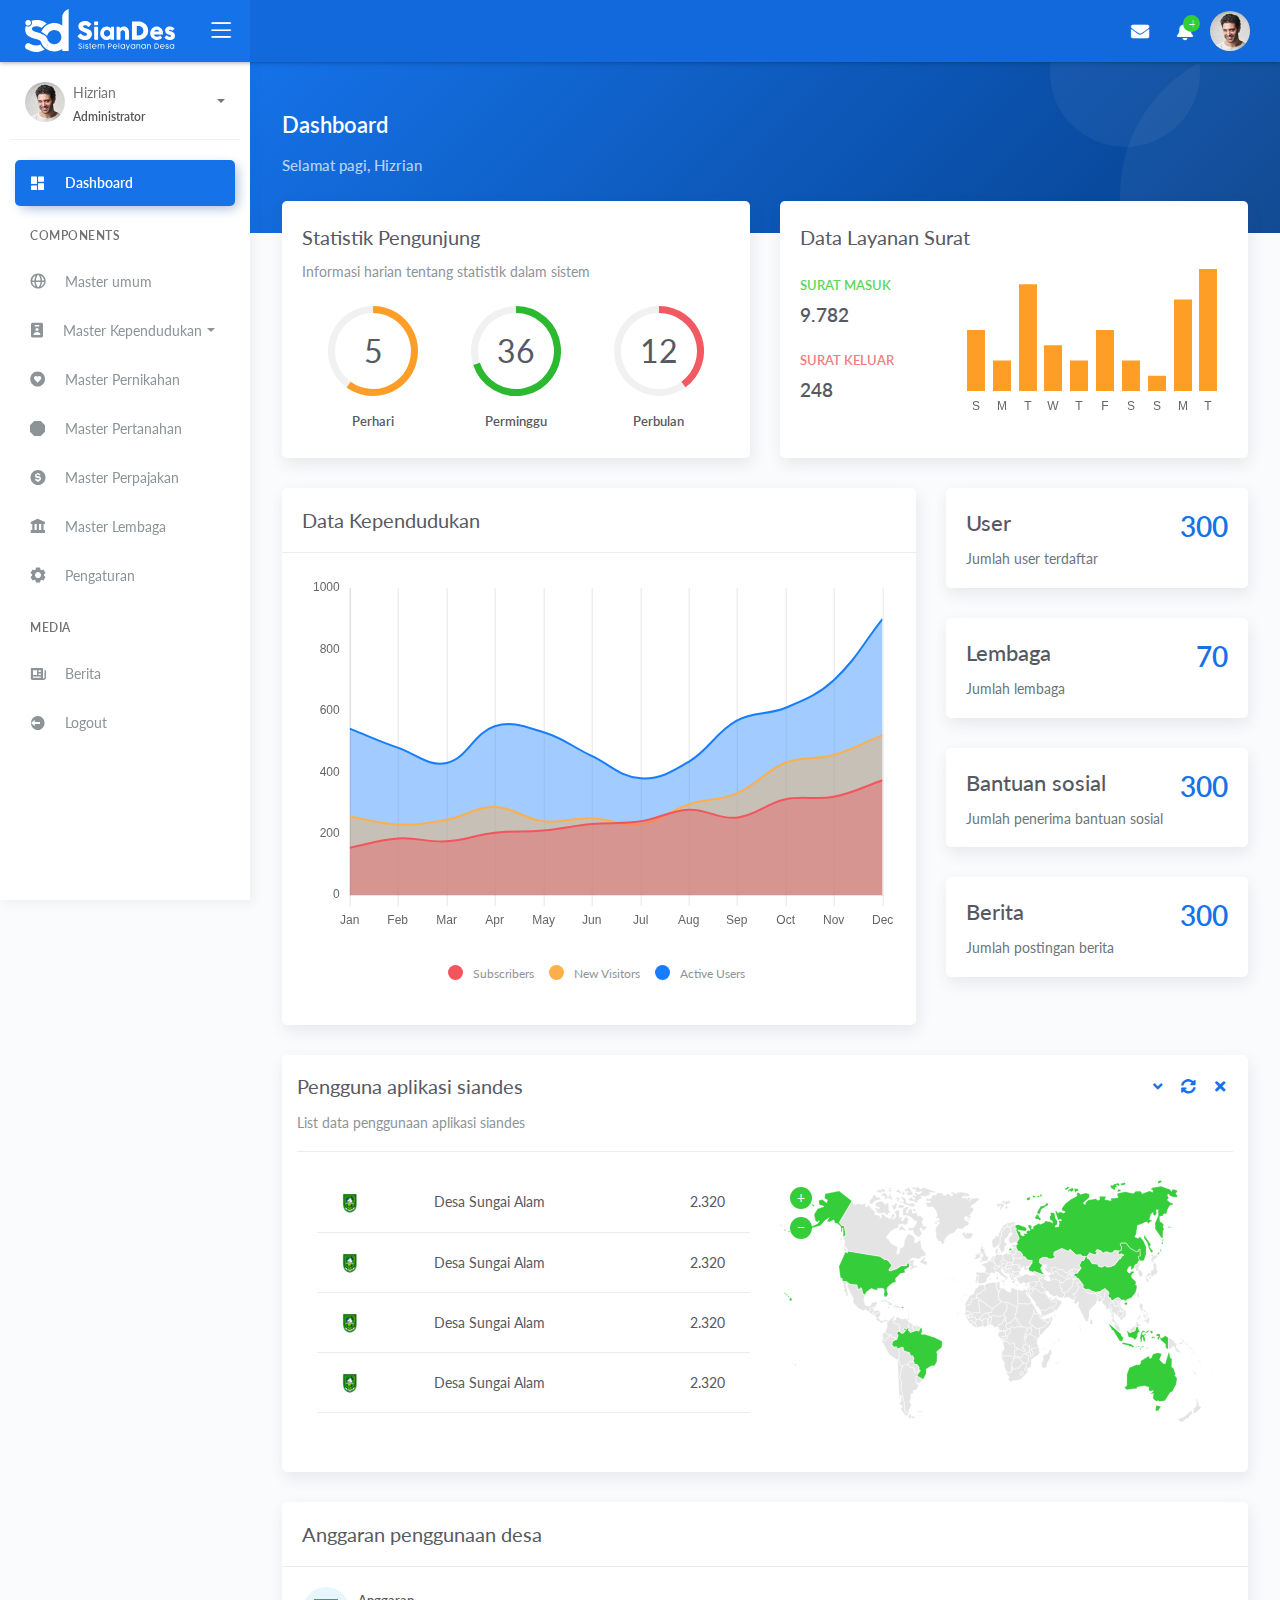
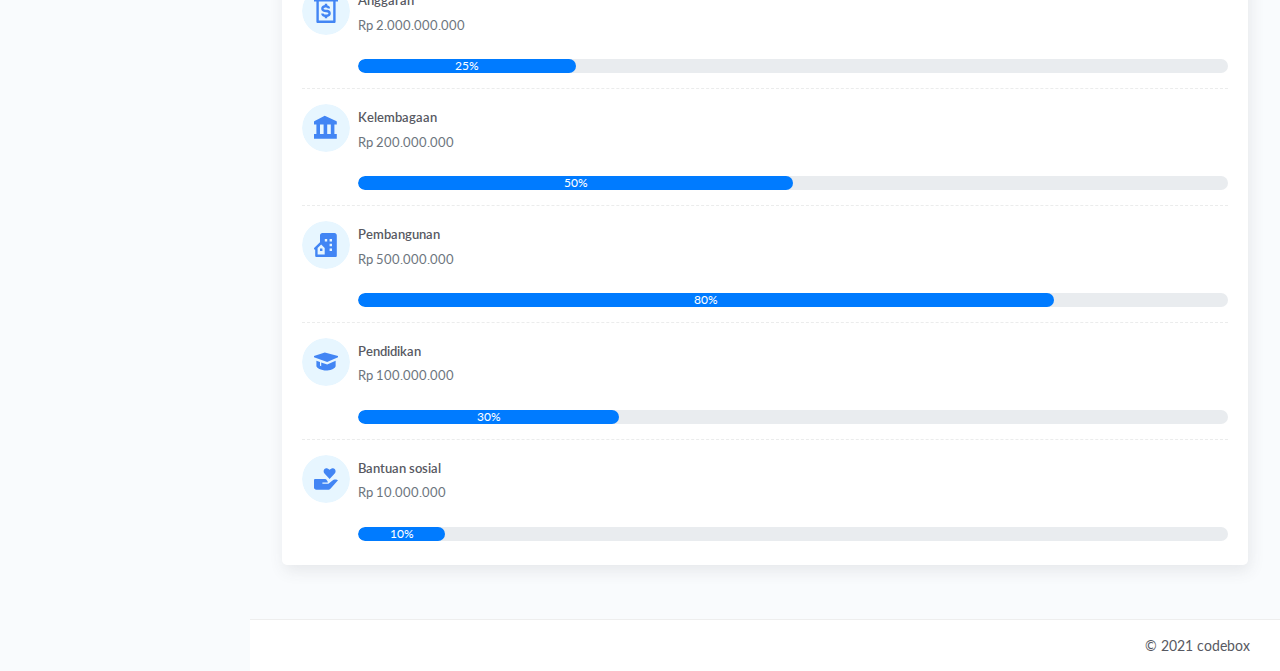
<file: examples/demo1/index.html>
<!DOCTYPE html>
<html lang="en">

<head>
    <meta http-equiv="X-UA-Compatible" content="IE=edge" />
    <title>Dashboard</title>
    <meta content='width=device-width, initial-scale=1.0, shrink-to-fit=no' name='viewport' />
    <link rel="icon" href="../assets/img/siandes-logo-sm-color.png" type="image/x-icon" />
    <!-- Box Icons -->
    <link href='https://unpkg.com/boxicons@2.1.1/css/boxicons.min.css' rel='stylesheet'>

    <!-- Fonts and icons -->
    <script src="../assets/js/plugin/webfont/webfont.min.js"></script>
    <script>
        WebFont.load({
            google: {
                "families": ["Lato:300,400,700,900"]
            },
            custom: {
                "families": ["Flaticon", "Font Awesome 5 Solid", "Font Awesome 5 Regular", "Font Awesome 5 Brands",
                    "simple-line-icons"
                ],
                urls: ['../assets/css/fonts.min.css']
            },
            active: function() {
                sessionStorage.fonts = true;
            }
        });
    </script>

    <!-- CSS Files -->
    <link rel="stylesheet" href="../assets/css/bootstrap.min.css">
    <link rel="stylesheet" href="../assets/css/atlantis.min.css">

    <!-- CSS Just for demo purpose, don't include it in your project -->
    <link rel="stylesheet" href="../assets/css/demo.css">
</head>

<body>
    <div class="wrapper">
        <div class="main-header">
            <!-- Logo Header -->
            <div class="logo-header" data-background-color="blue">

                <a href="index.html" class="logo">
                    <img src="../assets/img/siandes-logo.svg" alt="navbar brand" class="navbar-brand" width="150px">
                </a>
                <button class="navbar-toggler sidenav-toggler ml-auto" type="button" data-toggle="collapse" data-target="collapse" aria-expanded="false" aria-label="Toggle navigation">
					<span class="navbar-toggler-icon">
						<i class="icon-menu"></i>
					</span>
				</button>
                <button class="topbar-toggler more"><i class="icon-options-vertical"></i></button>
                <div class="nav-toggle">
                    <button class="btn btn-toggle toggle-sidebar">
						<i class="icon-menu"></i>
					</button>
                </div>
            </div>
            <!-- End Logo Header -->

            <!-- Navbar Header -->
            <nav class="navbar navbar-header navbar-expand-lg" data-background-color="blue2">

                <div class="container-fluid">
                    <ul class="navbar-nav topbar-nav ml-md-auto align-items-center">
                        <li class="nav-item toggle-nav-search hidden-caret">
                            <a class="nav-link" data-toggle="collapse" href="#search-nav" role="button" aria-expanded="false" aria-controls="search-nav">
                                <i class="fa fa-search"></i>
                            </a>
                        </li>
                        <li class="nav-item dropdown hidden-caret">
                            <a class="nav-link dropdown-toggle" href="#" id="messageDropdown" role="button" data-toggle="dropdown" aria-haspopup="true" aria-expanded="false">
                                <i class="fa fa-envelope"></i>
                            </a>
                            <ul class="dropdown-menu messages-notif-box animated fadeIn" aria-labelledby="messageDropdown">
                                <li>
                                    <div class="dropdown-title d-flex justify-content-between align-items-center">
                                        Messages
                                        <a href="#" class="small">Mark all as read</a>
                                    </div>
                                </li>

                                <li>
                                    <a class="see-all" href="javascript:void(0);">See all messages<i
											class="fa fa-angle-right"></i> </a>
                                </li>
                            </ul>
                        </li>
                        <li class="nav-item dropdown hidden-caret">
                            <a class="nav-link dropdown-toggle" href="#" id="notifDropdown" role="button" data-toggle="dropdown" aria-haspopup="true" aria-expanded="false">
                                <i class="fa fa-bell"></i>
                                <span class="notification">4</span>
                            </a>
                            <ul class="dropdown-menu notif-box animated fadeIn" aria-labelledby="notifDropdown">
                                <li>
                                    <div class="dropdown-title">You have 4 new notification</div>
                                </li>
                                <li>
                                    <div class="notif-scroll scrollbar-outer">
                                        <div class="notif-center">
                                            <a href="#">
                                                <div class="notif-icon notif-primary"> <i class="fa fa-user-plus"></i>
                                                </div>
                                                <div class="notif-content">
                                                    <span class="block">
														New user registered
													</span>
                                                    <span class="time">5 minutes ago</span>
                                                </div>
                                            </a>
                                            <a href="#">
                                                <div class="notif-icon notif-success"> <i class="fa fa-comment"></i>
                                                </div>
                                                <div class="notif-content">
                                                    <span class="block">
														Rahmad commented on Admin
													</span>
                                                    <span class="time">12 minutes ago</span>
                                                </div>
                                            </a>
                                            <a href="#">
                                                <div class="notif-img">
                                                    <img src="../assets/img/profile2.jpg" alt="Img Profile">
                                                </div>
                                                <div class="notif-content">
                                                    <span class="block">
														Reza send messages to you
													</span>
                                                    <span class="time">12 minutes ago</span>
                                                </div>
                                            </a>
                                            <a href="#">
                                                <div class="notif-icon notif-danger"> <i class="fa fa-heart"></i> </div>
                                                <div class="notif-content">
                                                    <span class="block">
														Farrah liked Admin
													</span>
                                                    <span class="time">17 minutes ago</span>
                                                </div>
                                            </a>
                                        </div>
                                    </div>
                                </li>
                                <li>
                                    <a class="see-all" href="javascript:void(0);">See all notifications<i
											class="fa fa-angle-right"></i> </a>
                                </li>
                            </ul>
                        </li>
                        <li class="nav-item dropdown hidden-caret">
                            <a class="dropdown-toggle profile-pic" data-toggle="dropdown" href="#" aria-expanded="false">
                                <div class="avatar-sm">
                                    <img src="../assets/img/profile.jpg" alt="..." class="avatar-img rounded-circle">
                                </div>
                            </a>
                            <ul class="dropdown-menu dropdown-user animated fadeIn">
                                <div class="dropdown-user-scroll scrollbar-outer">
                                    <li>
                                        <div class="user-box">
                                            <div class="avatar-lg"><img src="../assets/img/profile.jpg" alt="image profile" class="avatar-img rounded"></div>
                                            <div class="u-text">
                                                <h4>Hizrian</h4>
                                                <p class="text-muted">hizrian@example.com</p><a href="profile.html" class="btn btn-xs btn-primary btn-sm">View Profile</a>
                                            </div>
                                        </div>
                                    </li>
                                    <li>
                                        <div class="dropdown-divider"></div>
                                        <a class="dropdown-item" href="#">My Profile</a>
                                        <div class="dropdown-divider"></div>
                                        <a class="dropdown-item" href="#">Account Setting</a>
                                        <div class="dropdown-divider"></div>
                                        <a class="dropdown-item" href="#">Logout</a>
                                    </li>
                                </div>
                            </ul>
                        </li>
                    </ul>
                </div>
            </nav>
            <!-- End Navbar -->
        </div>

        <!-- Sidebar -->
        <div class="sidebar sidebar-style-2">
            <div class="sidebar-wrapper scrollbar scrollbar-inner">
                <div class="sidebar-content">
                    <div class="user">
                        <div class="avatar-sm float-left mr-2">
                            <img src="../assets/img/profile.jpg" alt="..." class="avatar-img rounded-circle">
                        </div>
                        <div class="info">
                            <a data-toggle="collapse" href="#collapseExample" aria-expanded="true">
                                <span>
									Hizrian
									<span class="user-level">Administrator</span>
                                <span class="caret"></span>
                                </span>
                            </a>
                            <div class="clearfix"></div>

                            <div class="collapse in" id="collapseExample">
                                <ul class="nav">
                                    <li>
                                        <a href="#profile">
                                            <span class="link-collapse">My Profile</span>
                                        </a>
                                    </li>
                                    <li>
                                        <a href="#edit">
                                            <span class="link-collapse">Edit Profile</span>
                                        </a>
                                    </li>
                                    <li>
                                        <a href="#settings">
                                            <span class="link-collapse">Pengaturan</span>
                                        </a>
                                    </li>
                                </ul>
                            </div>
                        </div>
                    </div>
                    <ul class="nav nav-primary">
                        <li class="nav-item active">
                            <a href="#dashboard">
                                <i class='bx bxs-dashboard'></i>
                                <p>Dashboard</p>
                            </a>
                        </li>
                        <li class="nav-section">
                            <span class="sidebar-mini-icon">
								<i class="fa fa-ellipsis-h"></i>
							</span>
                            <h4 class="text-section">Components</h4>
                        </li>
                        <li class="nav-item">
                            <a href="./master-umum/master_umum.html">
                                <i class='bx bx-globe'></i>
                                <p>Master umum</p>
                            </a>
                        </li>
                        <li class="nav-item">
                            <a data-toggle="collapse" href="#kependudukan">
                                <i class="bx bxs-user-badge"></i>
                                <p>Master Kependudukan</p>
                                <span class="caret"></span>
                            </a>
                            <div class="collapse" id="kependudukan">
                                <ul class="nav nav-collapse">
                                    <li>
                                        <a href="./master-kependudukan/biodata_penduduk.html">
                                            <span class="sub-item">Biodata Penduduk</span>
                                        </a>
                                    </li>
                                    <li>
                                        <a href="./master-kependudukan/pindah.html">
                                            <span class="sub-item">Pindah</span>
                                        </a>
                                    </li>
                                    <li>
                                        <a href="./master-kependudukan/kelahiran.html">
                                            <span class="sub-item">Kelahiran</span>
                                        </a>
                                    </li>
                                    <li>
                                        <a href="./master-kependudukan/kematian.html">
                                            <span class="sub-item">Kematian</span>
                                        </a>
                                    </li>
                                </ul>
                            </div>
                        </li>
                        <li class="nav-item">
                            <a href="./master-pernikahan/master-pernikahan.html">
                                <i class='bx bxs-heart-circle'></i>
                                <p>Master Pernikahan</p>
                            </a>
                        </li>
                        <li class="nav-item">
                            <a href="./master-pertanahan/master_pertanahan.html">
                                <i class='bx bxs-polygon'></i>
                                <p>Master Pertanahan</p>
                            </a>
                        </li>
                        <li class="nav-item">
                            <a href="./master-perpajakan/master_perpajakan.html">
                                <i class='bx bxs-dollar-circle'></i>
                                <p>Master Perpajakan</p>
                            </a>
                        </li>
                        <li class="nav-item">
                            <a href="#dashboard">
                                <i class='bx bxs-landmark'></i>
                                <p>Master Lembaga</p>
                            </a>
                        </li>
                        <li class="nav-item">
                            <a href="#dashboard">
                                <i class='bx bxs-cog'></i>
                                <p>Pengaturan</p>
                            </a>
                        </li>
                        <li class="nav-section">
                            <span class="sidebar-mini-icon">
								<i class="fa fa-ellipsis-h"></i>
							</span>
                            <h4 class="text-section">Media</h4>
                        </li>
                        <li class="nav-item">
                            <a href="#dashboard">
                                <i class='bx bxs-news'></i>
                                <p>Berita</p>
                            </a>
                        </li>
                        <li class="nav-item">
                            <a href="#dashboard">
                                <i class='bx bxs-log-out-circle'></i>
                                <p>Logout</p>
                            </a>
                        </li>
                    </ul>
                </div>
            </div>
        </div>
        <!-- End Sidebar -->

        <div class="main-panel">
            <div class="content">
                <div class="panel-header bg-primary-gradient bubble-shadow">
                    <div class="page-inner py-5">
                        <div class="d-flex align-items-left align-items-md-center flex-column flex-md-row">
                            <div>
                                <h2 class="text-white pb-2 fw-bold">Dashboard</h2>
                                <h5 class="text-white op-7 mb-2">Selamat pagi, Hizrian</h5>
                            </div>
                        </div>
                    </div>
                </div>
                <div class="page-inner mt--5">
                    <div class="row mt--2">
                        <div class="col-md-6">
                            <div class="card full-height">
                                <div class="card-body">
                                    <div class="card-title">Statistik Pengunjung</div>
                                    <div class="card-category">Informasi harian tentang statistik dalam sistem</div>
                                    <div class="d-flex flex-wrap justify-content-around pb-2 pt-4">
                                        <div class="px-2 pb-2 pb-md-0 text-center">
                                            <div id="circles-1"></div>
                                            <h6 class="fw-bold mt-3 mb-0">Perhari</h6>
                                        </div>
                                        <div class="px-2 pb-2 pb-md-0 text-center">
                                            <div id="circles-2"></div>
                                            <h6 class="fw-bold mt-3 mb-0">Perminggu</h6>
                                        </div>
                                        <div class="px-2 pb-2 pb-md-0 text-center">
                                            <div id="circles-3"></div>
                                            <h6 class="fw-bold mt-3 mb-0">Perbulan</h6>
                                        </div>
                                    </div>
                                </div>
                            </div>
                        </div>
                        <div class="col-md-6">
                            <div class="card full-height">
                                <div class="card-body">
                                    <div class="card-title">Data Layanan Surat</div>
                                    <div class="row py-3">
                                        <div class="col-md-4 d-flex flex-column justify-content-around">
                                            <div>
                                                <h6 class="fw-bold text-uppercase text-success op-8">Surat masuk</h6>
                                                <h3 class="fw-bold">9.782</h3>
                                            </div>
                                            <div>
                                                <h6 class="fw-bold text-uppercase text-danger op-8">Surat Keluar</h6>
                                                <h3 class="fw-bold">248</h3>
                                            </div>
                                        </div>
                                        <div class="col-md-8">
                                            <div id="chart-container">
                                                <canvas id="totalIncomeChart"></canvas>
                                            </div>
                                        </div>
                                    </div>
                                </div>
                            </div>
                        </div>
                    </div>
                    <div class="row">
                        <div class="col-md-8">
                            <div class="card">
                                <div class="card-header">
                                    <div class="card-head-row">
                                        <div class="card-title">Data Kependudukan</div>
                                    </div>
                                </div>
                                <div class="card-body">
                                    <div class="chart-container" style="min-height: 375px">
                                        <canvas id="statisticsChart"></canvas>
                                    </div>
                                    <div id="myChartLegend"></div>
                                </div>
                            </div>
                        </div>
                        <div class="col-md-4">
                            <div class="card">
                                <div class="card-body pb-0">
                                    <div class="h1 fw-bold float-right text-primary">300</div>
                                    <h2 class="mb-2">User</h2>
                                    <p class="text-muted">Jumlah user terdaftar</p>
                                </div>
                            </div>
                            <div class="card">
                                <div class="card-body pb-0">
                                    <div class="h1 fw-bold float-right text-primary">70</div>
                                    <h2 class="mb-2">Lembaga</h2>
                                    <p class="text-muted">Jumlah lembaga</p>
                                </div>
                            </div>
                            <div class="card">
                                <div class="card-body pb-0">
                                    <div class="h1 fw-bold float-right text-primary">300</div>
                                    <h2 class="mb-2">Bantuan sosial</h2>
                                    <p class="text-muted">Jumlah penerima bantuan sosial</p>
                                </div>
                            </div>
                            <div class="card">
                                <div class="card-body pb-0">
                                    <div class="h1 fw-bold float-right text-primary">300</div>
                                    <h2 class="mb-2">Berita</h2>
                                    <p class="text-muted">Jumlah postingan berita</p>
                                </div>
                            </div>
                        </div>
                    </div>
                    <div class="row row-card-no-pd">
                        <div class="col-md-12">
                            <div class="card">
                                <div class="card-header">
                                    <div class="card-head-row card-tools-still-right">
                                        <h4 class="card-title">Pengguna aplikasi siandes</h4>
                                        <div class="card-tools">
                                            <button class="btn btn-icon btn-link btn-primary btn-xs"><span
													class="fa fa-angle-down"></span></button>
                                            <button class="btn btn-icon btn-link btn-primary btn-xs btn-refresh-card"><span
													class="fa fa-sync-alt"></span></button>
                                            <button class="btn btn-icon btn-link btn-primary btn-xs"><span
													class="fa fa-times"></span></button>
                                        </div>
                                    </div>
                                    <p class="card-category">
                                        List data penggunaan aplikasi siandes</p>
                                </div>
                                <div class="card-body">
                                    <div class="row">
                                        <div class="col-md-6">
                                            <div class="table-responsive table-hover table-sales">
                                                <table class="table">
                                                    <tbody>
                                                        <tr>
                                                            <td>
                                                                <div class="flag">
                                                                    <img src="../assets/img/logo-kab/logo kabupaten bengkalis (1).png" alt="kab" width="16">
                                                                </div>
                                                            </td>
                                                            <td>Desa Sungai Alam</td>
                                                            <td class="text-right">
                                                                2.320
                                                            </td>
                                                        </tr>
                                                        <tr>
                                                            <td>
                                                                <div class="flag">
                                                                    <img src="../assets/img/logo-kab/logo kabupaten bengkalis (1).png" alt="kab" width="16">
                                                                </div>
                                                            </td>
                                                            <td>Desa Sungai Alam</td>
                                                            <td class="text-right">
                                                                2.320
                                                            </td>
                                                        </tr>
                                                        <tr>
                                                            <td>
                                                                <div class="flag">
                                                                    <img src="../assets/img/logo-kab/logo kabupaten bengkalis (1).png" alt="kab" width="16">
                                                                </div>
                                                            </td>
                                                            <td>Desa Sungai Alam</td>
                                                            <td class="text-right">
                                                                2.320
                                                            </td>
                                                        </tr>
                                                        <tr>
                                                            <td>
                                                                <div class="flag">
                                                                    <img src="../assets/img/logo-kab/logo kabupaten bengkalis (1).png" alt="kab" width="16">
                                                                </div>
                                                            </td>
                                                            <td>Desa Sungai Alam</td>
                                                            <td class="text-right">
                                                                2.320
                                                            </td>
                                                        </tr>
                                                    </tbody>
                                                </table>
                                            </div>
                                        </div>
                                        <div class="col-md-6">
                                            <div class="mapcontainer">
                                                <div id="map-example" class="vmap"></div>
                                            </div>
                                        </div>
                                    </div>
                                </div>
                            </div>
                        </div>
                    </div>
                    <div class="row">
                        <div class="col-md-12">
                            <div class="card">
                                <div class="card-header">
                                    <div class="card-title">Anggaran penggunaan desa</div>
                                </div>
                                <div class="card-body pb-0 mb-4">
                                    <div class="d-flex">
                                        <div class="avatar">
                                            <img src="../assets/img/icon/dashboard-icon/kelembagaan-icon.svg" alt="..." class="avatar-img rounded-circle">
                                        </div>
                                        <div class="flex-1 pt-1 ml-2">
                                            <h6 class="fw-bold mb-1">Anggaran</h6>
                                            <small class="text-muted">Rp 2.000.000.000</small>
                                            <div class="progress mt-4">
                                                <div class="progress-bar" role="progressbar" style="width: 25%;" aria-valuenow="25" aria-valuemin="0" aria-valuemax="100">25%</div>
                                            </div>
                                        </div>
                                    </div>
                                    <div class="separator-dashed"></div>
                                    <div class="d-flex">
                                        <div class="avatar">
                                            <img src="../assets/img/icon/dashboard-icon/lembaga-icon.svg" alt="..." class="avatar-img rounded-circle">
                                        </div>
                                        <div class="flex-1 pt-1 ml-2">
                                            <h6 class="fw-bold mb-1">Kelembagaan</h6>
                                            <small class="text-muted">Rp 200.000.000</small>
                                            <div class="progress mt-4">
                                                <div class="progress-bar" role="progressbar" style="width: 50%;" aria-valuenow="50" aria-valuemin="0" aria-valuemax="100">50%</div>
                                            </div>
                                        </div>
                                    </div>
                                    <div class="separator-dashed"></div>
                                    <div class="d-flex">
                                        <div class="avatar">
                                            <img src="../assets/img/icon/dashboard-icon/pembangunan-icon.svg" alt="..." class="avatar-img rounded-circle">
                                        </div>
                                        <div class="flex-1 pt-1 ml-2">
                                            <h6 class="fw-bold mb-1">Pembangunan</h6>
                                            <small class="text-muted">Rp 500.000.000</small>
                                            <div class="progress mt-4">
                                                <div class="progress-bar" role="progressbar" style="width: 80%;" aria-valuenow="80" aria-valuemin="0" aria-valuemax="100">80%</div>
                                            </div>
                                        </div>
                                    </div>
                                    <div class="separator-dashed"></div>
                                    <div class="d-flex">
                                        <div class="avatar">
                                            <img src="../assets/img/icon/dashboard-icon/pendidikan-icon.svg" alt="..." class="avatar-img rounded-circle">
                                        </div>
                                        <div class="flex-1 pt-1 ml-2">
                                            <h6 class="fw-bold mb-1">Pendidikan</h6>
                                            <small class="text-muted">Rp 100.000.000</small>
                                            <div class="progress mt-4">
                                                <div class="progress-bar" role="progressbar" style="width: 30%;" aria-valuenow="30" aria-valuemin="0" aria-valuemax="100">30%</div>
                                            </div>
                                        </div>
                                    </div>
                                    <div class="separator-dashed"></div>
                                    <div class="d-flex">
                                        <div class="avatar">
                                            <img src="../assets/img/icon/dashboard-icon/bansos-icon.svg" alt="..." class="avatar-img rounded-circle">
                                        </div>
                                        <div class="flex-1 pt-1 ml-2">
                                            <h6 class="fw-bold mb-1">Bantuan sosial</h6>
                                            <small class="text-muted">Rp 10.000.000</small>
                                            <div class="progress mt-4">
                                                <div class="progress-bar" role="progressbar" style="width: 10%;" aria-valuenow="10" aria-valuemin="0" aria-valuemax="100">10%</div>
                                            </div>
                                        </div>
                                    </div>
                                </div>
                            </div>
                        </div>
                    </div>
                </div>
                <footer class="footer">
                    <div class="container-fluid">
                        <div class="copyright ml-auto">
                            © 2021 codebox
                        </div>
                    </div>
                </footer>
            </div>
        </div>
        <!--   Core JS Files   -->
        <script src="../assets/js/core/jquery.3.2.1.min.js"></script>
        <script src="../assets/js/core/popper.min.js"></script>
        <script src="../assets/js/core/bootstrap.min.js"></script>

        <!-- jQuery UI -->
        <script src="../assets/js/plugin/jquery-ui-1.12.1.custom/jquery-ui.min.js"></script>
        <script src="../assets/js/plugin/jquery-ui-touch-punch/jquery.ui.touch-punch.min.js"></script>

        <!-- jQuery Scrollbar -->
        <script src="../assets/js/plugin/jquery-scrollbar/jquery.scrollbar.min.js"></script>


        <!-- Chart JS -->
        <script src="../assets/js/plugin/chart.js/chart.min.js"></script>

        <!-- jQuery Sparkline -->
        <script src="../assets/js/plugin/jquery.sparkline/jquery.sparkline.min.js"></script>

        <!-- Chart Circle -->
        <script src="../assets/js/plugin/chart-circle/circles.min.js"></script>

        <!-- Datatables -->
        <script src="../assets/js/plugin/datatables/datatables.min.js"></script>

        <!-- Bootstrap Notify -->
        <script src="../assets/js/plugin/bootstrap-notify/bootstrap-notify.min.js"></script>

        <!-- jQuery Vector Maps -->
        <script src="../assets/js/plugin/jqvmap/jquery.vmap.min.js"></script>
        <script src="../assets/js/plugin/jqvmap/maps/jquery.vmap.world.js"></script>

        <!-- Sweet Alert -->
        <script src="../assets/js/plugin/sweetalert/sweetalert.min.js"></script>

        <!-- Atlantis JS -->
        <script src="../assets/js/atlantis.min.js"></script>

        <!-- Atlantis DEMO methods, don't include it in your project! -->
        <script src="../assets/js/setting-demo.js"></script>
        <script src="../assets/js/demo.js"></script>
        <script>
            Circles.create({
                id: 'circles-1',
                radius: 45,
                value: 60,
                maxValue: 100,
                width: 7,
                text: 5,
                colors: ['#f1f1f1', '#FF9E27'],
                duration: 400,
                wrpClass: 'circles-wrp',
                textClass: 'circles-text',
                styleWrapper: true,
                styleText: true
            })

            Circles.create({
                id: 'circles-2',
                radius: 45,
                value: 70,
                maxValue: 100,
                width: 7,
                text: 36,
                colors: ['#f1f1f1', '#2BB930'],
                duration: 400,
                wrpClass: 'circles-wrp',
                textClass: 'circles-text',
                styleWrapper: true,
                styleText: true
            })

            Circles.create({
                id: 'circles-3',
                radius: 45,
                value: 40,
                maxValue: 100,
                width: 7,
                text: 12,
                colors: ['#f1f1f1', '#F25961'],
                duration: 400,
                wrpClass: 'circles-wrp',
                textClass: 'circles-text',
                styleWrapper: true,
                styleText: true
            })

            var totalIncomeChart = document.getElementById('totalIncomeChart').getContext('2d');

            var mytotalIncomeChart = new Chart(totalIncomeChart, {
                type: 'bar',
                data: {
                    labels: ["S", "M", "T", "W", "T", "F", "S", "S", "M", "T"],
                    datasets: [{
                        label: "Total Income",
                        backgroundColor: '#ff9e27',
                        borderColor: 'rgb(23, 125, 255)',
                        data: [6, 4, 9, 5, 4, 6, 4, 3, 8, 10],
                    }],
                },
                options: {
                    responsive: true,
                    maintainAspectRatio: false,
                    legend: {
                        display: false,
                    },
                    scales: {
                        yAxes: [{
                            ticks: {
                                display: false //this will remove only the label
                            },
                            gridLines: {
                                drawBorder: false,
                                display: false
                            }
                        }],
                        xAxes: [{
                            gridLines: {
                                drawBorder: false,
                                display: false
                            }
                        }]
                    },
                }
            });

            $('#lineChart').sparkline([105, 103, 123, 100, 95, 105, 115], {
                type: 'line',
                height: '70',
                width: '100%',
                lineWidth: '2',
                lineColor: '#ffa534',
                fillColor: 'rgba(255, 165, 52, .14)'
            });
        </script>
</body>

</html>
</file>
<file: examples/assets/css/demo.css>
/* Form login */
.form-login {
	padding-top: 1rem;
	padding-left: 5rem;
	padding-right: 5rem;
	font-family: 'Poppins';
}

.form-login .forms {
	padding-top: 10rem;
}

.form-login .form-control {
	border: 1px solid #ADC9F8;
	height: 3.4rem;
	font-size: 16px;
	font-weight: normal;
}

.form-login .form-control::placeholder {
	color: #ADC9F8;
}


.form-login .form-control:focus {
	box-shadow: none;
	border: 1px solid#1572e8 !important;
	color: #1572e8;
}

.form-login .title h1 {
	font-size: 36px;
	color: black;
	font-weight: bold;
	max-width: 280px;
}

.form-login .btn:focus {
	box-shadow: none !important;
}

.form-login .btn {
	background-color: #1572e8;
}


.custom-template {
	position: fixed;
	top: 50%;
	transform: translateY(-50%);
	right: -325px;
	width: 325px;
	height: max-content;
	display: block;
	z-index: 1;
	background: #ffffff;
	transition: all .3s;
	z-index: 1003;
	box-shadow: -1px 1px 20px rgba(69, 65, 78, 0.15);
	border-top-left-radius: 5px;
	border-bottom-left-radius: 5px;
	transition: all .5s;
}

.custom-template.open {
	right: 0px;
}

.custom-template .custom-toggle {
	position: absolute;
	width: 45px;
	height: 45px;
	background: rgb(88, 103, 221);
	top: 50%;
	left: -45px;
	transform: translateY(-50%);
	display: flex;
	align-items: center;
	justify-content: center;
	text-align: center;
	border-top-left-radius: 5px;
	border-bottom-left-radius: 5px;
	border-right: 1px solid #177dff;
	cursor: pointer;
	color: #ffffff;
	box-shadow: -5px 5px 20px rgba(69, 65, 78, 0.21);
}

.custom-template .custom-toggle i {
	font-size: 20px;
	animation: 1.3s spin linear infinite;
}

.custom-template .title {
	padding: 15px;
	text-align: left;
	font-size: 16px;
	font-weight: 600;
	color: #ffffff;
	border-top-left-radius: 5px;
	border-bottom: 1px solid #ebedf2;
	background: #5867dd;
}

.custom-template .custom-content {
	padding: 20px 15px;
	max-height: calc(100vh - 90px);
	overflow: auto;
}

.custom-template .switcher {
	padding: 5px 0;
}

.custom-template .switch-block h4 {
	font-size: 13px;
	font-weight: 600;
	color: #444;
	line-height: 1.3;
	margin-bottom: 0;
	text-transform: uppercase;
}

.custom-template .btnSwitch {
	margin-top: 20px;
	margin-bottom: 25px;
}

.custom-template .btnSwitch button {
	border: 0px;
	height: 20px;
	width: 20px;
	outline: 0;
	margin-right: 10px;
	margin-bottom: 10px;
	cursor: pointer;
	padding: 0;
	border-radius: 50%;
	border: 2px solid #eee;
	position: relative;
	transition: all .2s;
}

.custom-template .btnSwitch button:hover {
	border-color: #0bf;
}

.custom-template .btnSwitch button.selected {
	border-color: #0bf;
}

.custom-template .img-pick {
	padding: 4px;
	min-height: 100px;
	border-radius: 5px;
	cursor: pointer;
}

.custom-template .img-pick img {
	height: 100%;
	height: 100px;
	width: 100%;
	border-radius: 5px;
	border: 2px solid transparent;
}

.custom-template .img-pick:hover img,
.custom-template .img-pick.active img {
	border-color: #177dff;
}

.demo .btn,
.demo .progress {
	margin-bottom: 15px !important;
}

.demo .form-check-label,
.demo .form-radio-label {
	margin-right: 15px;
}

.demo .toggle,
.demo .btn-group {
	margin-right: 15px;
}

.demo #slider {
	margin-bottom: 15px;
}

.table-typo tbody>tr>td {
	border-color: #fafafa;
}

.table-typo tbody>tr>td:first-child {
	min-width: 200px;
	vertical-align: bottom;
}

.table-typo tbody>tr>td:first-child p {
	font-size: 14px;
	color: #333;
}

.demo-icon {
	display: flex;
	flex-direction: row;
	align-items: center;
	margin-bottom: 20px;
	padding: 10px;
	transition: all .2s;
}

.demo-icon:hover {
	background-color: #f4f5f8;
	border-radius: 3px;
}

.demo-icon .icon-preview {
	font-size: 1.8rem;
	margin-right: 10px;
	line-height: 1;
	color: #333439;
}

body[data-background-color="dark"] .demo-icon .icon-preview {
	color: #969696;
}

.demo-icon .icon-class {
	font-weight: 300;
	font-size: 13px;
	color: #777;
}

body[data-background-color="dark"] .demo-icon .icon-class {
	color: #a9a8a8;
}

.form-show-notify .form-control {
	margin-bottom: 15px;
}

.form-show-notify label {
	padding-top: 0.65rem;
}

.map-demo {
	height: 300px;
}

#instructions li {
	padding: 5px 0;
}

.row-demo-grid {
	margin-bottom: 15px;
}

.row-demo-grid [class^="col"] {
	text-align: center;
}

.row-demo-grid [class^="col"] .card-body {
	background: #ddd;
}

.btnSwitch button[data-color="white"] {
	background-color: #fff;
}

.btnSwitch button[data-color="grey"] {
	background-color: #f1f1f1;
}

.btnSwitch button[data-color="black"] {
	background-color: #191919;
}

.btnSwitch button[data-color="dark"] {
	background-color: #1a2035;
}

.btnSwitch button[data-color="blue"] {
	background-color: #1572E8;
}

.btnSwitch button[data-color="purple"] {
	background-color: #6861CE;
}

.btnSwitch button[data-color="light-blue"] {
	background-color: #48ABF7;
}

.btnSwitch button[data-color="green"] {
	background-color: #31CE36;
}

.btnSwitch button[data-color="orange"] {
	background-color: #FFAD46;
}

.btnSwitch button[data-color="red"] {
	background-color: #F25961;
}

.btnSwitch button[data-color="dark2"] {
	background-color: #1f283e;
}

.btnSwitch button[data-color="blue2"] {
	background-color: #1269DB;
}

.btnSwitch button[data-color="purple2"] {
	background-color: #5C55BF;
}

.btnSwitch button[data-color="light-blue2"] {
	background-color: #3697E1;
}

.btnSwitch button[data-color="green2"] {
	background-color: #2BB930;
}

.btnSwitch button[data-color="orange2"] {
	background-color: #FF9E27;
}

.btnSwitch button[data-color="red2"] {
	background-color: #EA4d56;
}

.btnSwitch button[data-color="bg1"] {
	background-color: #fafafa;
}

.btnSwitch button[data-color="bg2"] {
	background-color: #fff;
}

.btnSwitch button[data-color="bg3"] {
	background-color: #f1f1f1;
}

@media screen and (max-width: 550px) {
	.table-typo tr td {
		display: flex;
		align-items: center;
		word-break: break-word;
	}

	.table-typo tr td:first-child p {
		margin-bottom: 0px;
	}
}

@media screen and (max-width: 576px) {
	.custom-template .custom-content {
		overflow: auto;
	}

	.form-show-notify>.text-right,
	.form-show-validation>.text-right {
		text-align: left !important;
	}
}

@media screen and (max-width: 400px) {
	.custom-template {
		width: 85% !important;
		right: -85%;
	}
}
</file>
